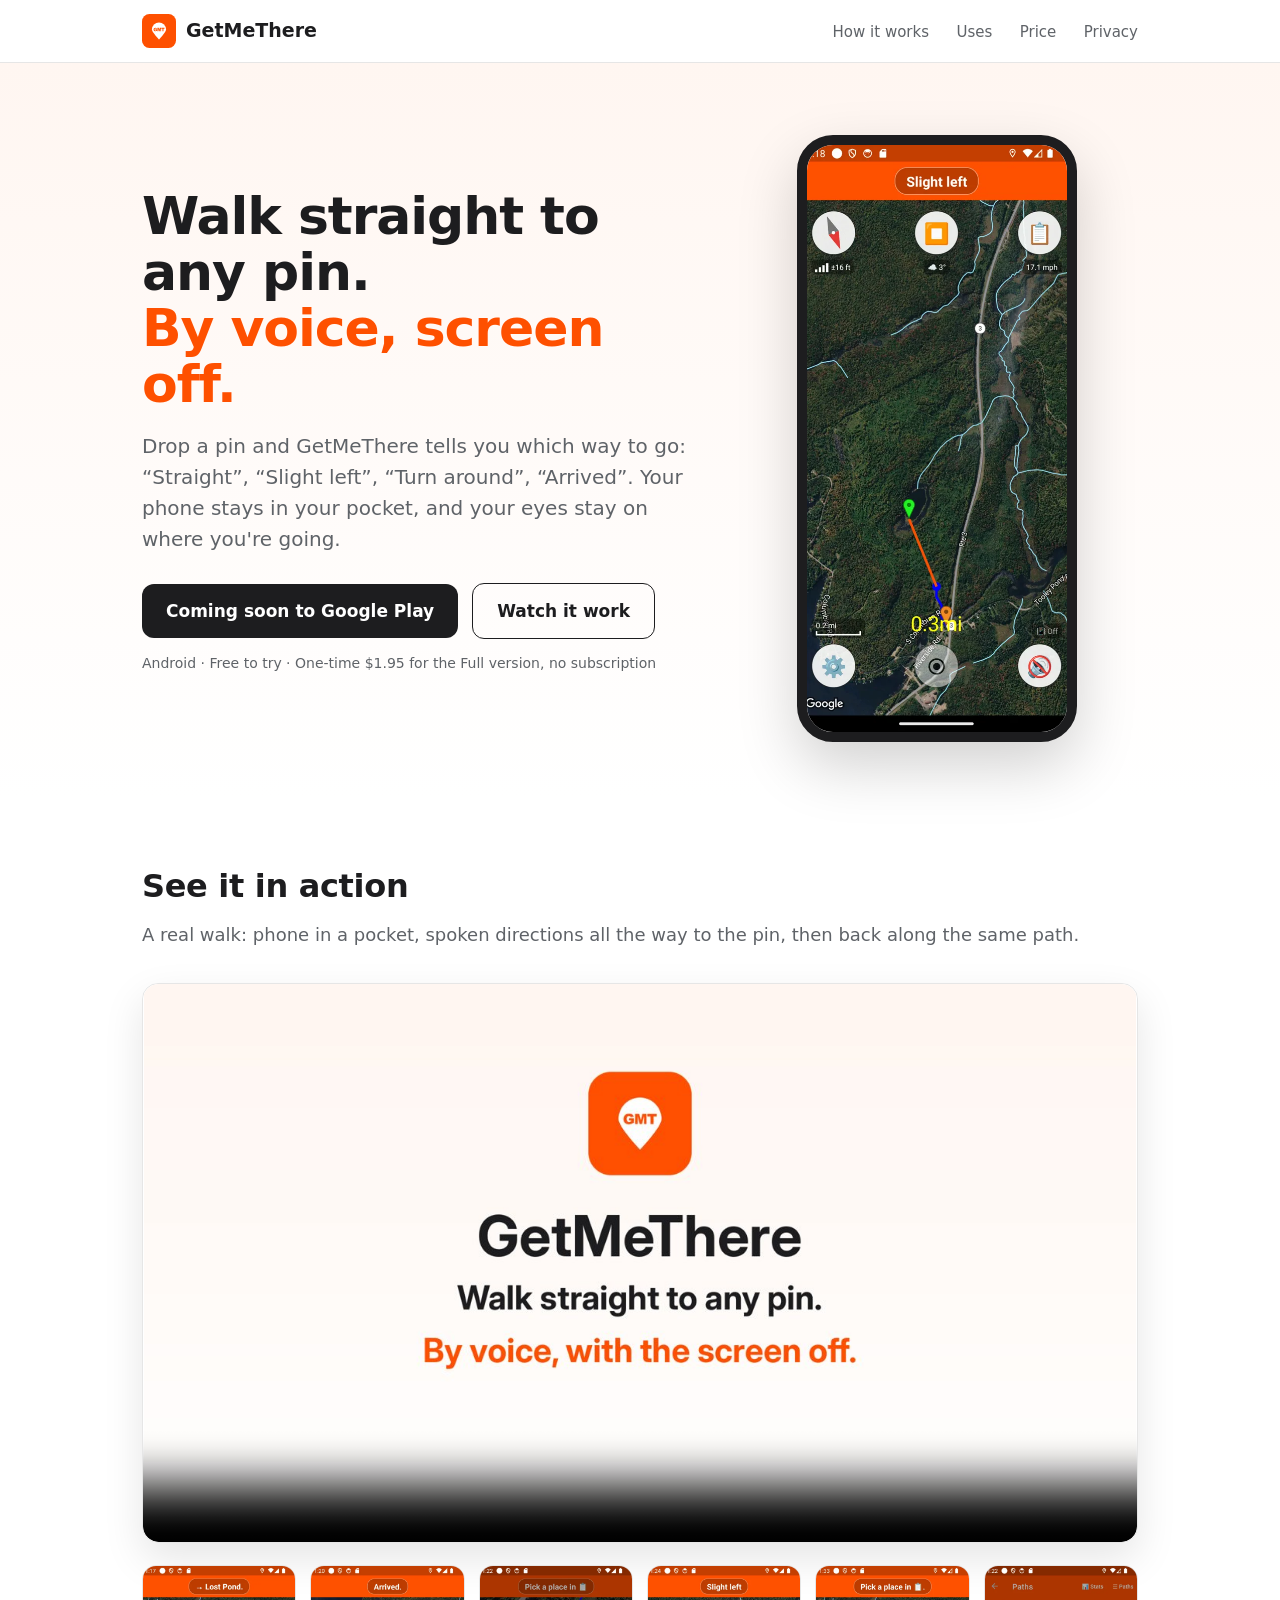
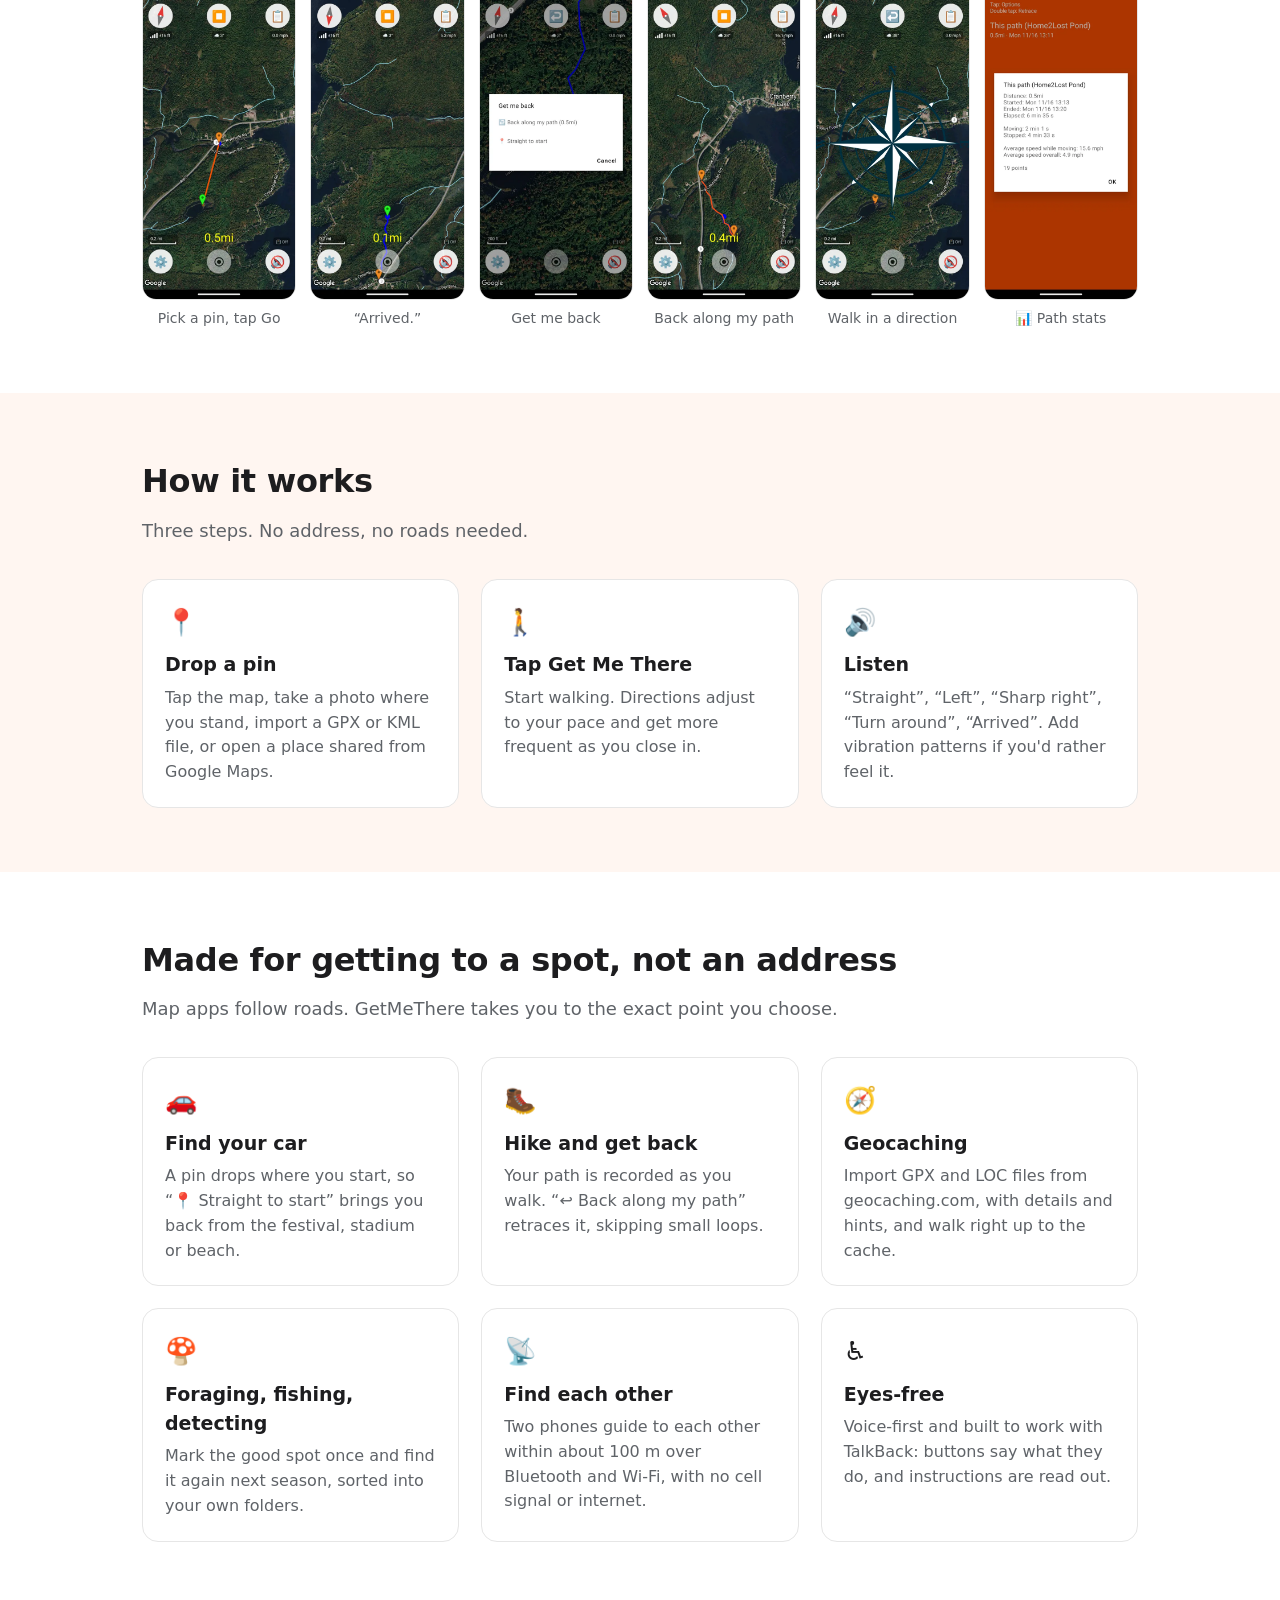
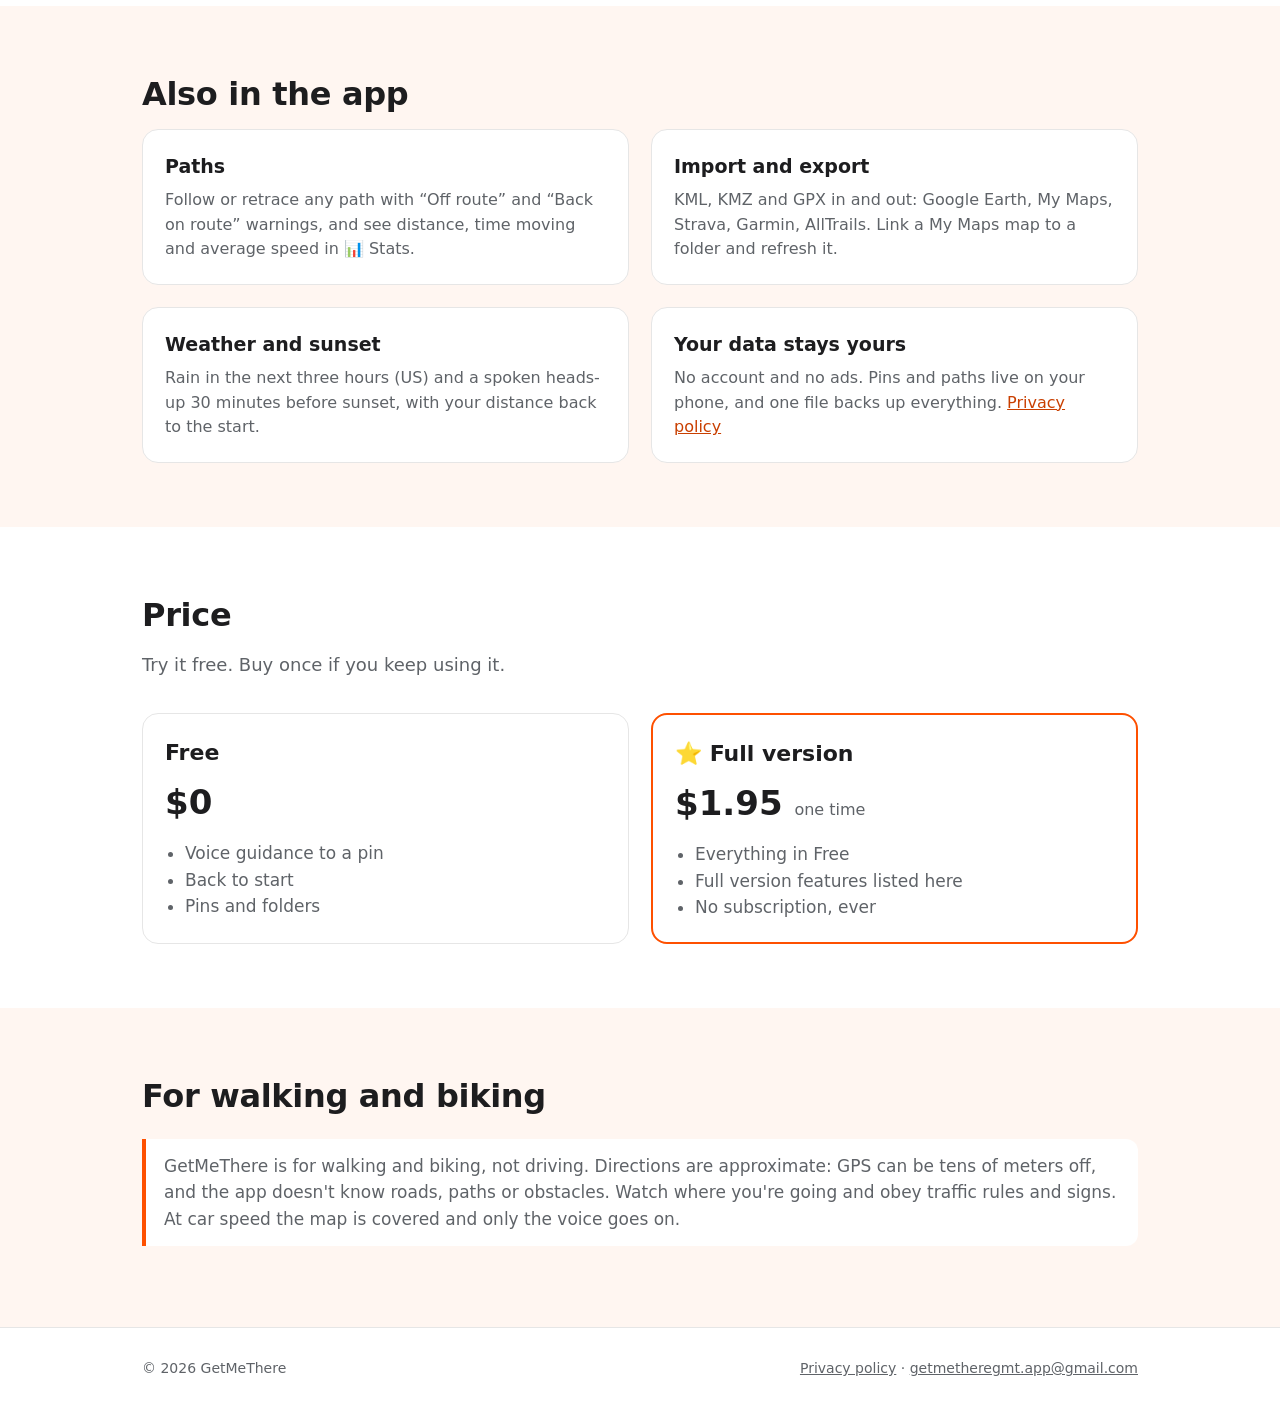
<file: index.html>
<!DOCTYPE html>
<html lang="en">
<head>
  <meta charset="utf-8">
  <meta name="viewport" content="width=device-width, initial-scale=1">
  <title>GetMeThere – walk straight to any pin, by voice</title>
  <meta name="description" content="GetMeThere guides you on foot to any pin with spoken directions, even with your phone in your pocket. Find your car, your campsite, a geocache or a friend. Android.">
  <meta property="og:title" content="GetMeThere – walk straight to any pin, by voice">
  <meta property="og:description" content="Spoken directions to any spot, with the screen off. Find your car, a trailhead, a geocache or each other.">
  <meta property="og:image" content="images/hero-slight-left.webp">
  <link rel="icon" href="icon.svg" type="image/svg+xml">
  <link rel="stylesheet" href="style.css">
</head>
<body>

<header class="top">
  <div class="wrap">
    <a class="brand" href="#"><img src="icon.svg" alt="">GetMeThere</a>
    <nav>
      <a href="#how" class="hide-sm">How it works</a>
      <a href="#uses" class="hide-sm">Uses</a>
      <a href="#price">Price</a>
      <a href="privacy.html">Privacy</a>
    </nav>
  </div>
</header>

<!-- HERO -->
<section class="hero">
  <div class="wrap">
    <div>
      <h1>Walk straight to any pin.<br><span>By voice, screen off.</span></h1>
      <p class="lead">Drop a pin and GetMeThere tells you which way to go: “Straight”, “Slight left”, “Turn around”, “Arrived”. Your phone stays in your pocket, and your eyes stay on where you're going.</p>
      <div class="cta">
        <!-- TODO: replace href with the Play Store link, and swap the button for Google's official
             "Get it on Google Play" badge (play.google.com/intl/en_us/badges) once the app is live -->
        <a class="btn" href="#" aria-disabled="true">Coming soon to Google Play</a>
        <a class="btn alt" href="#video">Watch it work</a>
      </div>
      <p class="note">Android · Free to try · One-time $1.95 for the Full version, no subscription</p>
    </div>
    <div aria-hidden="true">
      <div class="phone">
        <img class="screen-img" src="images/hero-slight-left.webp" alt="">
      </div>
    </div>
  </div>
</section>

<!-- VIDEO + SCREENSHOTS -->
<section id="video">
  <div class="wrap">
    <h2>See it in action</h2>
    <p class="sub">A real walk: phone in a pocket, spoken directions all the way to the pin, then back along the same path.</p>
    <div class="video">
      <!-- To use YouTube later instead, replace the <video> with:
           <iframe src="https://www.youtube.com/embed/VIDEO_ID" title="GetMeThere demo" allowfullscreen></iframe> -->
      <video src="video/GetMeThere_demo.mp4" poster="images/video-poster.jpg" controls muted playsinline preload="metadata"
             aria-label="GetMeThere demo: walking to a pin with spoken directions, then back along the same path"></video>
    </div>
    <div class="shots">
      <figure class="shot"><img src="images/go-to-pin.webp" alt="Map with an orange line from you to the Lost Pond pin, 0.5 miles away" loading="lazy"><figcaption>Pick a pin, tap Go</figcaption></figure>
      <figure class="shot"><img src="images/arrived.webp" alt="Map showing Arrived at the pin, with the blue trail of the walk" loading="lazy"><figcaption>“Arrived.”</figcaption></figure>
      <figure class="shot"><img src="images/get-me-back.webp" alt="Get me back menu: Back along my path, or Straight to start" loading="lazy"><figcaption>Get me back</figcaption></figure>
      <figure class="shot"><img src="images/retrace.webp" alt="Retracing the path back with Slight left spoken" loading="lazy"><figcaption>Back along my path</figcaption></figure>
      <figure class="shot"><img src="images/compass-rose.webp" alt="Compass rose over the map to pick a direction" loading="lazy"><figcaption>Walk in a direction</figcaption></figure>
      <figure class="shot"><img src="images/path-stats.webp" alt="Path stats: distance, time moving and stopped, average speeds" loading="lazy"><figcaption>📊 Path stats</figcaption></figure>
    </div>
  </div>
</section>

<!-- HOW IT WORKS -->
<section id="how" class="alt">
  <div class="wrap">
    <h2>How it works</h2>
    <p class="sub">Three steps. No address, no roads needed.</p>
    <div class="grid3">
      <div class="card"><span class="emoji">📍</span><h3>Drop a pin</h3><p>Tap the map, take a photo where you stand, import a GPX or KML file, or open a place shared from Google Maps.</p></div>
      <div class="card"><span class="emoji">🚶</span><h3>Tap Get Me There</h3><p>Start walking. Directions adjust to your pace and get more frequent as you close in.</p></div>
      <div class="card"><span class="emoji">🔊</span><h3>Listen</h3><p>“Straight”, “Left”, “Sharp right”, “Turn around”, “Arrived”. Add vibration patterns if you'd rather feel it.</p></div>
    </div>
  </div>
</section>

<!-- USES -->
<section id="uses">
  <div class="wrap">
    <h2>Made for getting to a spot, not an address</h2>
    <p class="sub">Map apps follow roads. GetMeThere takes you to the exact point you choose.</p>
    <div class="grid3">
      <div class="card"><span class="emoji">🚗</span><h3>Find your car</h3><p>A pin drops where you start, so “📍 Straight to start” brings you back from the festival, stadium or beach.</p></div>
      <div class="card"><span class="emoji">🥾</span><h3>Hike and get back</h3><p>Your path is recorded as you walk. “↩️ Back along my path” retraces it, skipping small loops.</p></div>
      <div class="card"><span class="emoji">🧭</span><h3>Geocaching</h3><p>Import GPX and LOC files from geocaching.com, with details and hints, and walk right up to the cache.</p></div>
      <div class="card"><span class="emoji">🍄</span><h3>Foraging, fishing, detecting</h3><p>Mark the good spot once and find it again next season, sorted into your own folders.</p></div>
      <div class="card"><span class="emoji">📡</span><h3>Find each other</h3><p>Two phones guide to each other within about 100 m over Bluetooth and Wi-Fi, with no cell signal or internet.</p></div>
      <div class="card"><span class="emoji">♿</span><h3>Eyes-free</h3><p>Voice-first and built to work with TalkBack: buttons say what they do, and instructions are read out.</p></div>
    </div>
  </div>
</section>

<!-- FEATURES -->
<section class="alt">
  <div class="wrap">
    <h2>Also in the app</h2>
    <div class="grid2">
      <div class="card"><h3>Paths</h3><p>Follow or retrace any path with “Off route” and “Back on route” warnings, and see distance, time moving and average speed in 📊 Stats.</p></div>
      <div class="card"><h3>Import and export</h3><p>KML, KMZ and GPX in and out: Google Earth, My Maps, Strava, Garmin, AllTrails. Link a My Maps map to a folder and refresh it.</p></div>
      <div class="card"><h3>Weather and sunset</h3><p>Rain in the next three hours (US) and a spoken heads-up 30 minutes before sunset, with your distance back to the start.</p></div>
      <div class="card"><h3>Your data stays yours</h3><p>No account and no ads. Pins and paths live on your phone, and one file backs up everything. <a href="privacy.html">Privacy policy</a></p></div>
    </div>
  </div>
</section>

<!-- PRICE -->
<section id="price">
  <div class="wrap">
    <h2>Price</h2>
    <p class="sub">Try it free. Buy once if you keep using it.</p>
    <div class="price">
      <div class="card">
        <h3>Free</h3>
        <div class="amount">$0</div>
        <!-- TODO: list exactly what the free version includes once the free/paid split is final -->
        <ul>
          <li>Voice guidance to a pin</li>
          <li>Back to start</li>
          <li>Pins and folders</li>
        </ul>
      </div>
      <div class="card full">
        <h3>⭐ Full version</h3>
        <div class="amount">$1.95 <small style="font-size:16px;font-weight:500;color:var(--muted)">one time</small></div>
        <!-- TODO: list the Full version extras -->
        <ul>
          <li>Everything in Free</li>
          <li>Full version features listed here</li>
          <li>No subscription, ever</li>
        </ul>
      </div>
    </div>
  </div>
</section>

<!-- SAFETY -->
<section class="alt">
  <div class="wrap">
    <h2>For walking and biking</h2>
    <p class="safety">GetMeThere is for walking and biking, not driving. Directions are approximate: GPS can be tens of meters off, and the app doesn't know roads, paths or obstacles. Watch where you're going and obey traffic rules and signs. At car speed the map is covered and only the voice goes on.</p>
  </div>
</section>

<footer>
  <div class="wrap">
    <span>© 2026 GetMeThere</span>
    <span><a href="privacy.html">Privacy policy</a> · <a href="mailto:getmetheregmt.app@gmail.com">getmetheregmt.app@gmail.com</a></span>
  </div>
</footer>

</body>
</html>
</file>
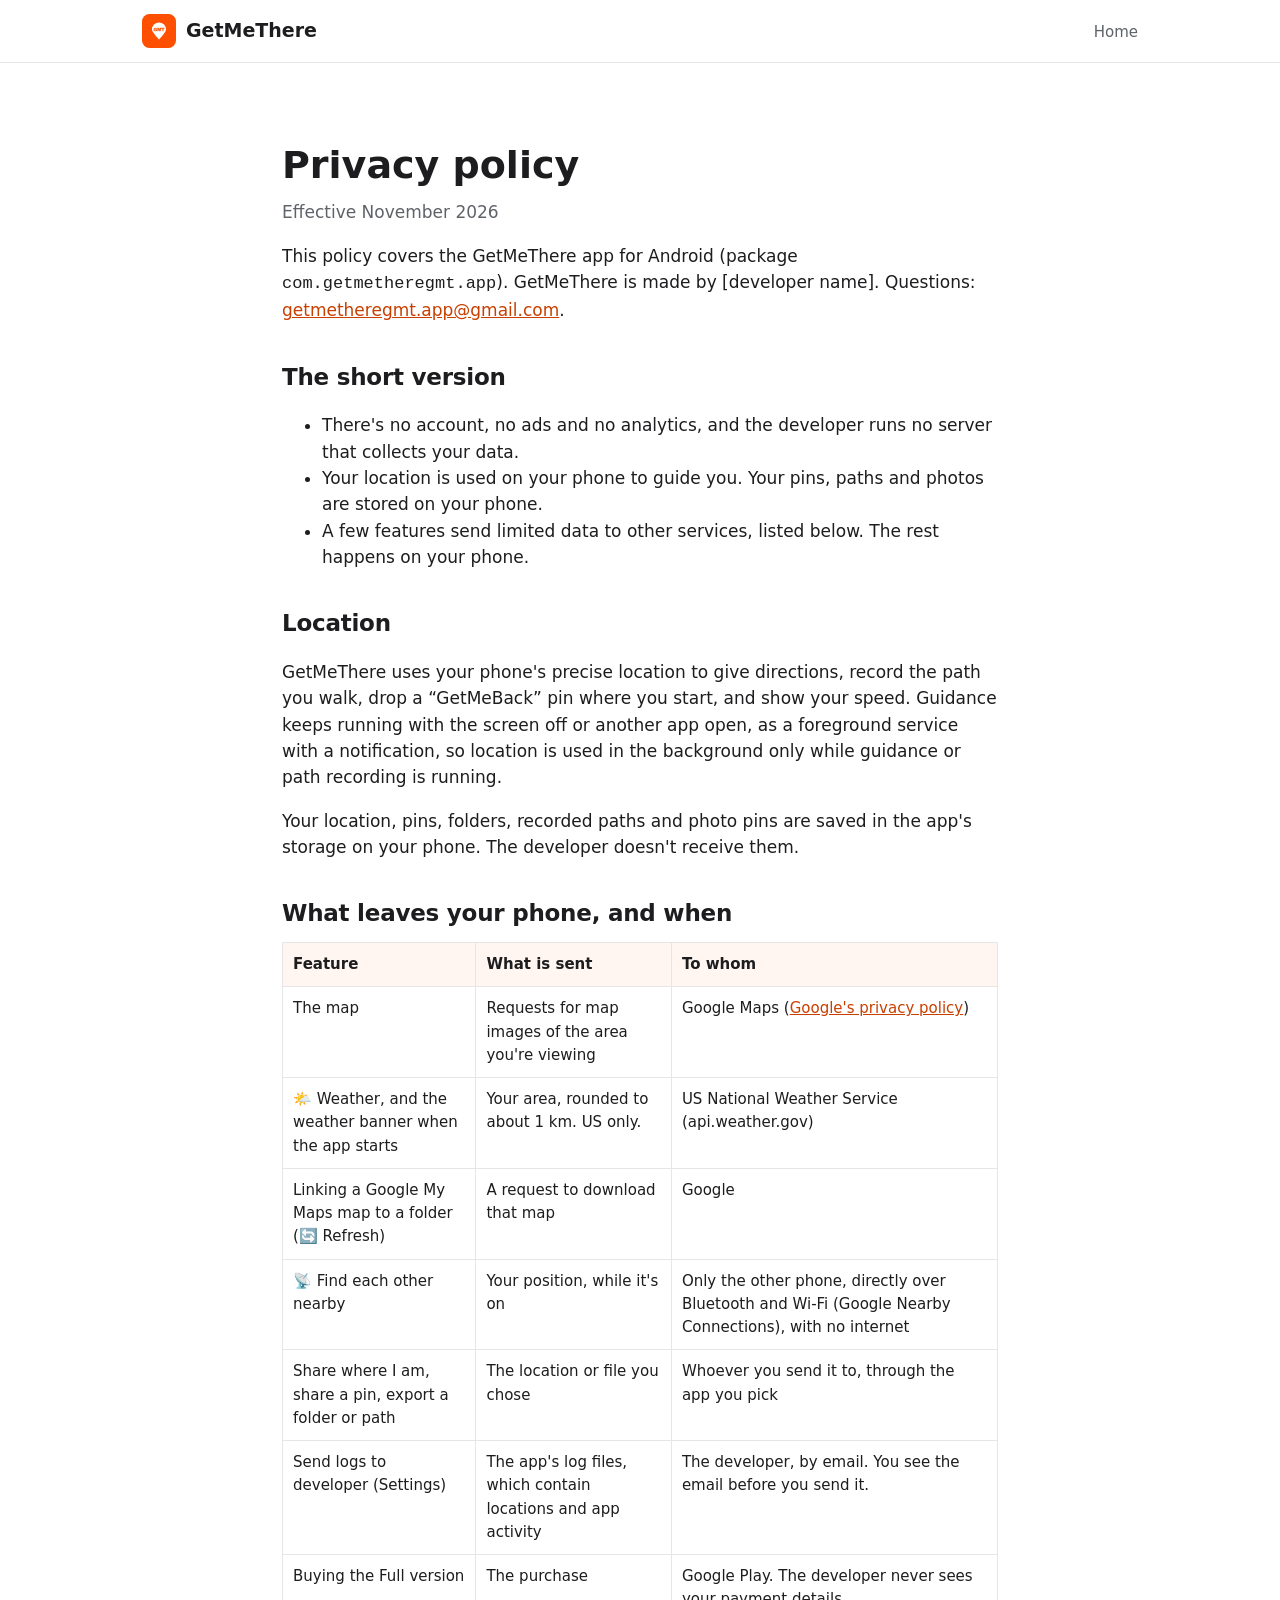
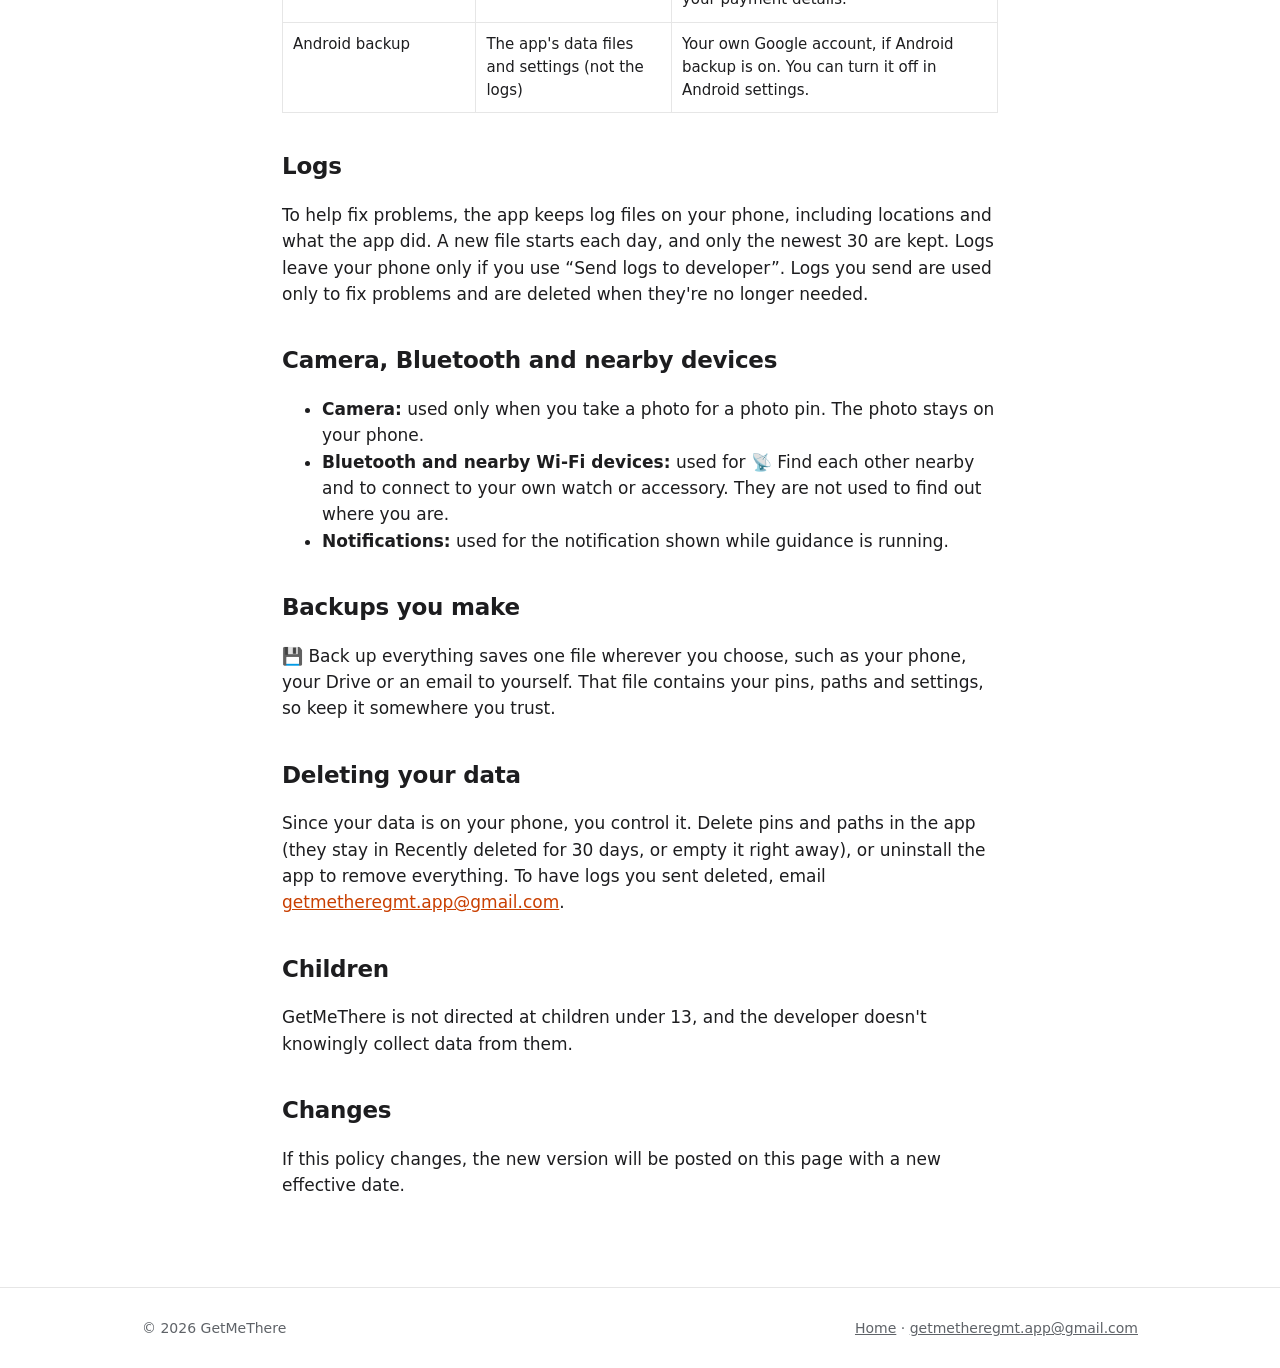
<file: privacy.html>
<!DOCTYPE html>
<html lang="en">
<head>
  <meta charset="utf-8">
  <meta name="viewport" content="width=device-width, initial-scale=1">
  <title>Privacy policy – GetMeThere</title>
  <meta name="description" content="How the GetMeThere Android app handles your location and data.">
  <link rel="icon" href="icon.svg" type="image/svg+xml">
  <link rel="stylesheet" href="style.css">
</head>
<body>

<header class="top">
  <div class="wrap">
    <a class="brand" href="index.html"><img src="icon.svg" alt="">GetMeThere</a>
    <nav><a href="index.html">Home</a></nav>
  </div>
</header>

<main class="doc">
  <h1>Privacy policy</h1>
  <!-- TODO: set the date when you publish, and update it whenever this page changes -->
  <p class="date">Effective November 2026</p>

  <p>This policy covers the GetMeThere app for Android (package <code>com.getmetheregmt.app</code>).
  <!-- TODO: replace with your legal name or your LLC's name -->
  GetMeThere is made by [developer name]. Questions: <a href="mailto:getmetheregmt.app@gmail.com">getmetheregmt.app@gmail.com</a>.</p>

  <h2>The short version</h2>
  <ul>
    <li>There's no account, no ads and no analytics, and the developer runs no server that collects your data.</li>
    <li>Your location is used on your phone to guide you. Your pins, paths and photos are stored on your phone.</li>
    <li>A few features send limited data to other services, listed below. The rest happens on your phone.</li>
  </ul>

  <h2>Location</h2>
  <p>GetMeThere uses your phone's precise location to give directions, record the path you walk, drop a “GetMeBack” pin where you start, and show your speed. Guidance keeps running with the screen off or another app open, as a foreground service with a notification, so location is used in the background only while guidance or path recording is running.</p>
  <p>Your location, pins, folders, recorded paths and photo pins are saved in the app's storage on your phone. The developer doesn't receive them.</p>

  <h2>What leaves your phone, and when</h2>
  <table>
    <tr><th>Feature</th><th>What is sent</th><th>To whom</th></tr>
    <tr><td>The map</td><td>Requests for map images of the area you're viewing</td><td>Google Maps (<a href="https://policies.google.com/privacy">Google's privacy policy</a>)</td></tr>
    <tr><td>🌤️ Weather, and the weather banner when the app starts</td><td>Your area, rounded to about 1 km. US only.</td><td>US National Weather Service (api.weather.gov)</td></tr>
    <tr><td>Linking a Google My Maps map to a folder (🔄 Refresh)</td><td>A request to download that map</td><td>Google</td></tr>
    <tr><td>📡 Find each other nearby</td><td>Your position, while it's on</td><td>Only the other phone, directly over Bluetooth and Wi-Fi (Google Nearby Connections), with no internet</td></tr>
    <tr><td>Share where I am, share a pin, export a folder or path</td><td>The location or file you chose</td><td>Whoever you send it to, through the app you pick</td></tr>
    <tr><td>Send logs to developer (Settings)</td><td>The app's log files, which contain locations and app activity</td><td>The developer, by email. You see the email before you send it.</td></tr>
    <tr><td>Buying the Full version</td><td>The purchase</td><td>Google Play. The developer never sees your payment details.</td></tr>
    <tr><td>Android backup</td><td>The app's data files and settings (not the logs)</td><td>Your own Google account, if Android backup is on. You can turn it off in Android settings.</td></tr>
  </table>

  <h2>Logs</h2>
  <p>To help fix problems, the app keeps log files on your phone, including locations and what the app did. A new file starts each day, and only the newest 30 are kept. Logs leave your phone only if you use “Send logs to developer”. Logs you send are used only to fix problems and are deleted when they're no longer needed.</p>

  <h2>Camera, Bluetooth and nearby devices</h2>
  <ul>
    <li><strong>Camera:</strong> used only when you take a photo for a photo pin. The photo stays on your phone.</li>
    <li><strong>Bluetooth and nearby Wi-Fi devices:</strong> used for 📡 Find each other nearby and to connect to your own watch or accessory. They are not used to find out where you are.</li>
    <li><strong>Notifications:</strong> used for the notification shown while guidance is running.</li>
  </ul>

  <h2>Backups you make</h2>
  <p>💾 Back up everything saves one file wherever you choose, such as your phone, your Drive or an email to yourself. That file contains your pins, paths and settings, so keep it somewhere you trust.</p>

  <h2>Deleting your data</h2>
  <p>Since your data is on your phone, you control it. Delete pins and paths in the app (they stay in Recently deleted for 30 days, or empty it right away), or uninstall the app to remove everything. To have logs you sent deleted, email <a href="mailto:getmetheregmt.app@gmail.com">getmetheregmt.app@gmail.com</a>.</p>

  <h2>Children</h2>
  <p>GetMeThere is not directed at children under 13, and the developer doesn't knowingly collect data from them.</p>

  <h2>Changes</h2>
  <p>If this policy changes, the new version will be posted on this page with a new effective date.</p>
</main>

<footer>
  <div class="wrap">
    <span>© 2026 GetMeThere</span>
    <span><a href="index.html">Home</a> · <a href="mailto:getmetheregmt.app@gmail.com">getmetheregmt.app@gmail.com</a></span>
  </div>
</footer>

</body>
</html>
</file>
<file: style.css>
:root {
  --orange: #FE5000;
  --orange-dark: #C93F00;
  --ink: #1d1d1f;
  --muted: #5f6368;
  --line: #e6e6e6;
  --bg-soft: #fff6f1;
  --max: 1040px;
}
* { box-sizing: border-box; }
html { scroll-behavior: smooth; }
body {
  margin: 0;
  font-family: system-ui, -apple-system, "Segoe UI", Roboto, sans-serif;
  color: var(--ink);
  line-height: 1.55;
  font-size: 17px;
  background: #fff;
}
a { color: var(--orange-dark); }
img, svg, video { max-width: 100%; }
.wrap { max-width: var(--max); margin: 0 auto; padding: 0 22px; }

/* Header */
header.top {
  border-bottom: 1px solid var(--line);
  background: #fff;
  position: sticky; top: 0; z-index: 10;
}
header.top .wrap { display: flex; align-items: center; justify-content: space-between; height: 62px; }
.brand { display: flex; align-items: center; gap: 10px; font-weight: 700; font-size: 19px; color: var(--ink); text-decoration: none; }
.brand img { width: 34px; height: 34px; }
nav a { margin-left: 22px; color: var(--muted); text-decoration: none; font-size: 15px; }
nav a:hover { color: var(--ink); }

/* Hero */
.hero { padding: 72px 0 56px; background: linear-gradient(180deg, var(--bg-soft), #fff); }
.hero .wrap { display: grid; grid-template-columns: 1.15fr 0.85fr; gap: 48px; align-items: center; }
.hero h1 { font-size: clamp(34px, 5vw, 52px); line-height: 1.08; margin: 0 0 18px; letter-spacing: -0.02em; }
.hero h1 span { color: var(--orange); }
.hero p.lead { font-size: 20px; color: var(--muted); margin: 0 0 28px; max-width: 34em; }
.cta { display: flex; flex-wrap: wrap; gap: 14px; align-items: center; }
.btn {
  display: inline-block; padding: 14px 24px; border-radius: 12px;
  background: var(--ink); color: #fff; text-decoration: none; font-weight: 600;
}
.btn:hover { background: #000; }
.btn.alt { background: transparent; color: var(--ink); border: 1.5px solid var(--ink); }
.note { font-size: 14px; color: var(--muted); margin-top: 14px; }

/* Phone mock */
.phone {
  width: 280px; aspect-ratio: 1080 / 2340; margin: 0 auto;
  border-radius: 36px; border: 10px solid var(--ink); background: #fff;
  display: flex; flex-direction: column; overflow: hidden;
  box-shadow: 0 24px 60px rgba(0,0,0,.18);
}
.phone .screen { flex: 1; display: flex; align-items: center; justify-content: center; text-align: center;
  color: var(--muted); font-size: 14px; padding: 20px; background: #f4f4f4; }
.phone .say { background: var(--orange); color: #fff; padding: 16px; font-weight: 700; font-size: 20px; text-align: center; }

/* Sections */
section { padding: 64px 0; }
section.alt { background: var(--bg-soft); }
h2 { font-size: 32px; margin: 0 0 10px; letter-spacing: -0.01em; }
.sub { color: var(--muted); margin: 0 0 34px; font-size: 18px; }

.grid3 { display: grid; grid-template-columns: repeat(3, 1fr); gap: 22px; }
.grid2 { display: grid; grid-template-columns: repeat(2, 1fr); gap: 22px; }
.card { background: #fff; border: 1px solid var(--line); border-radius: 16px; padding: 22px; }
.card h3 { margin: 0 0 6px; font-size: 19px; }
.card p { margin: 0; color: var(--muted); font-size: 16px; }
.emoji { font-size: 26px; display: block; margin-bottom: 8px; }

.video {
  aspect-ratio: 16 / 9; border-radius: 16px; overflow: hidden;
  border: 1px solid var(--line); box-shadow: 0 16px 40px rgba(0,0,0,.10);
}
.video video { width: 100%; height: 100%; border-radius: 16px; display: block; background: #fff; }
.video iframe { width: 100%; height: 100%; border: 0; border-radius: 16px; }
.shots { display: grid; grid-template-columns: repeat(6, 1fr); gap: 14px; margin-top: 22px; }
.shot { margin: 0; text-align: center; }
.shot img { width: 100%; aspect-ratio: 1080 / 2340; object-fit: cover; border-radius: 14px;
  border: 1px solid var(--line); display: block; }
.shot figcaption { font-size: 14px; color: var(--muted); margin-top: 8px; }
.phone .screen-img { width: 100%; height: 100%; object-fit: cover; display: block; }

.price { display: grid; grid-template-columns: 1fr 1fr; gap: 22px; }
.price .card h3 { font-size: 22px; }
.price .amount { font-size: 34px; font-weight: 800; margin: 6px 0 12px; }
.price ul { margin: 0; padding-left: 20px; color: var(--muted); }
.price .card.full { border: 2px solid var(--orange); }

.safety { border-left: 4px solid var(--orange); padding: 14px 18px; background: #fff; border-radius: 0 12px 12px 0; color: var(--muted); }

/* Text pages (privacy) */
.doc { max-width: 760px; margin: 0 auto; padding: 48px 22px 72px; }
.doc h1 { font-size: 38px; margin-bottom: 4px; }
.doc h2 { font-size: 23px; margin-top: 36px; }
.doc .date { color: var(--muted); margin-top: 0; }
.doc table { border-collapse: collapse; width: 100%; font-size: 15px; }
.doc th, .doc td { border: 1px solid var(--line); padding: 10px; text-align: left; vertical-align: top; }
.doc th { background: var(--bg-soft); }

footer { border-top: 1px solid var(--line); padding: 30px 0; color: var(--muted); font-size: 14px; }
footer .wrap { display: flex; justify-content: space-between; flex-wrap: wrap; gap: 12px; }
footer a { color: var(--muted); }

@media (max-width: 1000px) { .shots { grid-template-columns: repeat(3, 1fr); } }
@media (max-width: 820px) {
  .hero .wrap, .grid3, .grid2, .price { grid-template-columns: 1fr; }
  .shots { grid-template-columns: repeat(2, 1fr); }
  .phone { width: 240px; }
  nav a.hide-sm { display: none; }
  .hero { padding-top: 44px; }
}
</file>
